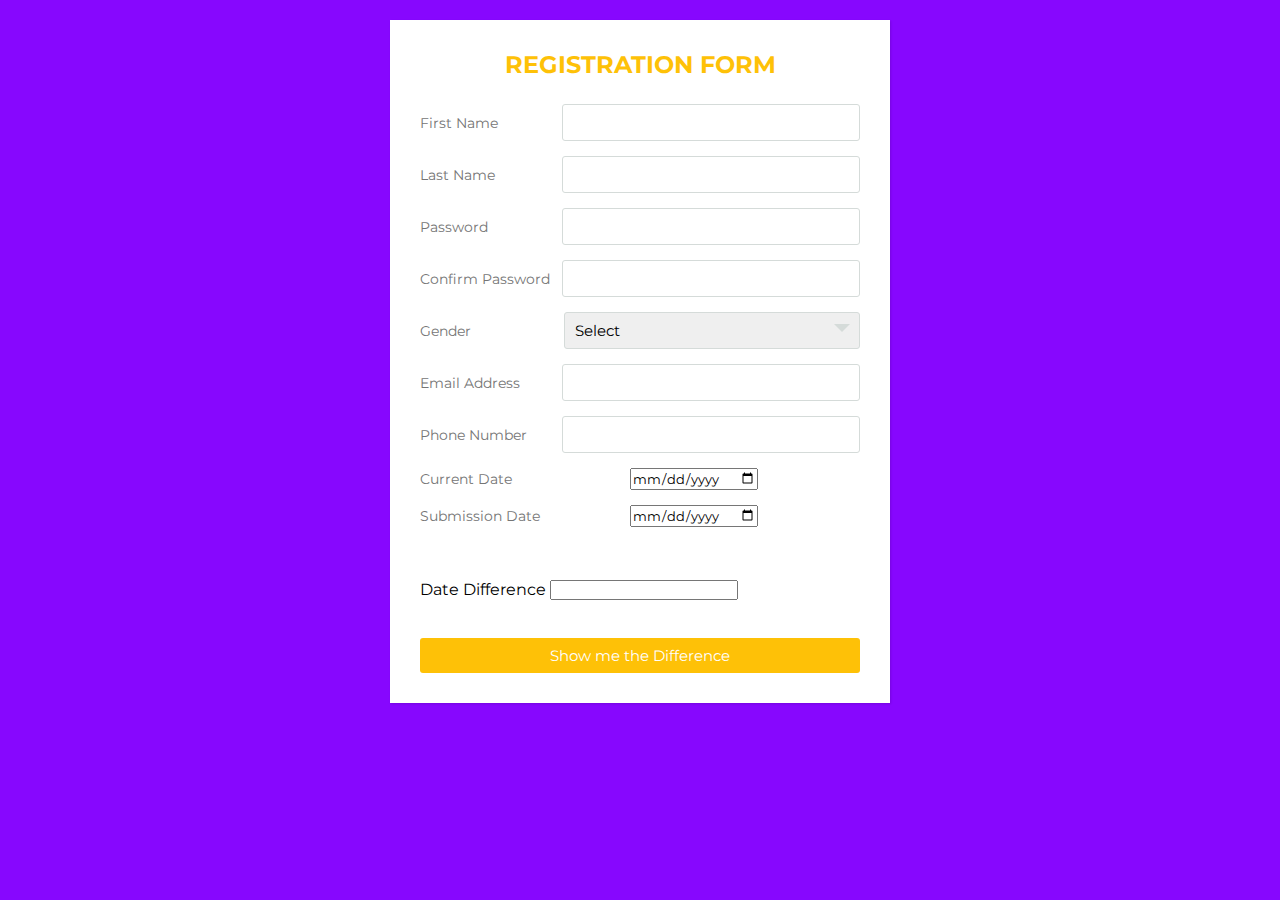
<file: index.html>
<!DOCTYPE html>
<html lang="en">
<head>
	<meta charset="UTF-8">
  <meta name="viewport" content="width=device-width, initial-scale=1.0">
	<title>Registration Form</title>
	<link rel="stylesheet" href="styles.css">
  <script src="script.js"></script>
</head>
<body>

<div class="wrapper">
    <div class="title">
      Registration Form
    </div>
    <div class="form">
       <div class="inputfield">
          <label>First Name</label>
          <input type="text" class="input">
       </div>  
        <div class="inputfield">
          <label>Last Name</label>
          <input type="text" class="input">
       </div>  
       <div class="inputfield">
          <label>Password</label>
          <input type="password" class="input">
       </div>  
      <div class="inputfield">
          <label>Confirm Password</label>
          <input type="password" class="input">
       </div> 
        <div class="inputfield">
          <label>Gender</label>
          <div class="custom_select">
            <select>
              <option value="">Select</option>
              <option value="male">Male</option>
              <option value="female">Female</option>
            </select>
          </div>
       </div> 
        <div class="inputfield">
          <label>Email Address</label>
          <input type="text" class="input">
       </div> 
      <div class="inputfield">
          <label>Phone Number</label>
          <input type="text" class="input">
       </div> 
      
      <div class="inputfield">
        <label for="CurrentDate">Current Date </label>
       <input type="date" id="CurrentDate" name="CurrentDate">
      </div>
      <div class="inputfield">
      <label for="SubmissionDate">Submission Date </label>
      <input type="date" id="SubmissionDate" name="SubmissionDate">
  </div>
    <div>  
    <br/><br/>
    </div> 
    <div>
    <label for="dateDiff">Date Difference</label>
    <input type="text" id="dateDiff" name="dateDiff">
     </div> 
        <div>  
          <br/><br/>
          </div> 
    <div class="inputfield">
      <button class="btn" id="show" onclick="Difference()">Show me the Difference</button>
      </div>
     </div>
   </div>	

</body>
</html>
</file>
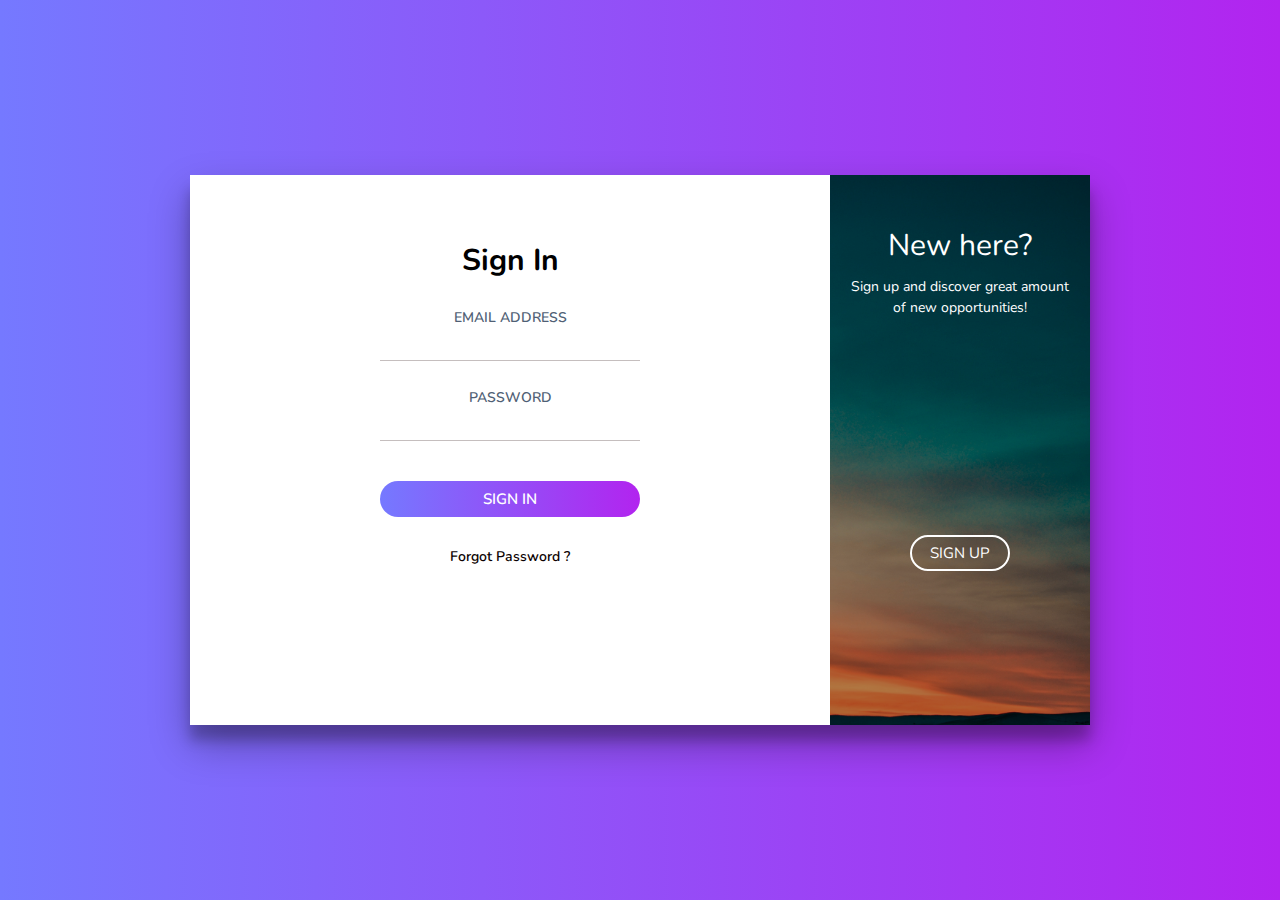
<file: Ass. V.T.1/index.html>
<!DOCTYPE html>
<html>
<head>
	<title>Registration Form</title>
	<meta charset="UTF-8">
	<meta name="viewport" content="width=device-width, initial-scale=1">
  <link rel="stylesheet" type="text/css" href="style.css">
  <link href="https://fonts.googleapis.com/css?family=Nunito:400,600,700,800&display=swap" rel="stylesheet">
</head>
<body>
  <div class="cont">
    <div class="form sign-in">
      <h2>Sign In</h2>
      <label>
        <span>Email Address</span>
        <input type="email" name="email">
      </label>
      <label>
        <span>Password</span>
        <input type="password" name="password">
      </label>
      <button class="submit" type="button">Sign In</button>
      <p class="forgot-pass">Forgot Password ?</p>
    </div>

    <div class="sub-cont">
      <div class="img">
        <div class="img-text m-up">
          <h2>New here?</h2>
          <p>Sign up and discover great amount of new opportunities!</p>
        </div>
        <div class="img-text m-in">
          <h2>One of us?</h2>
          <p>If you already has an account, just sign in. We've missed you!</p>
        </div>
        <div class="img-btn">
          <span class="m-up">Sign Up</span>
          <span class="m-in">Sign In</span>
        </div>
      </div>
      <div class="form sign-up">
        <h2>Sign Up</h2>
        <label>
          <span>Name</span>
          <input type="text">
        </label>
        <label>
          <span>Email</span>
          <input type="email">
        </label>
        <label>
          <span>Password</span>
          <input type="password">
        </label>
        <label>
          <span>Confirm Password</span>
          <input type="password">
        </label>
        <button type="button" class="submit">Sign Up Now</button>
      </div>
    </div>
    <form action="" name="myform" method="post">
      <input type="text" name="email" value="myemail@crunchify.com">
      <input type="password" name="password" value="mypassw@rd">
      <input type="submit" value="Login">
  </form>
  </div>
<script type="text/javascript" src="script.js"></script>
</body>
</html>
</file>
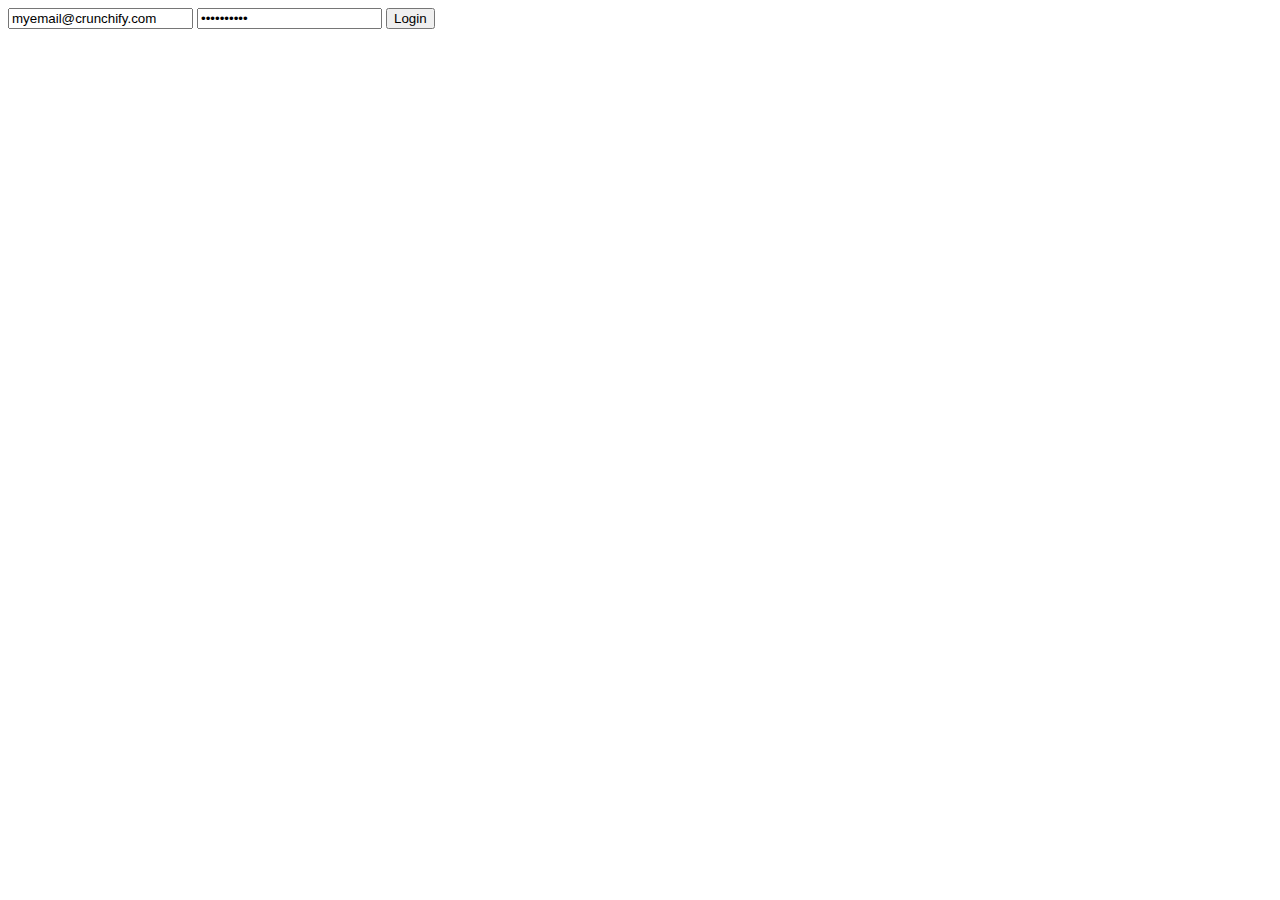
<file: Ass. V.T.1/file.html>
<html>
 
<head>
 
    <title>Crunchify Login Page</title>
    <script type="text/javascript" src="script.js"></script>
    <link rel="stylesheet" href="try.css">
    
  
</head>
 
<body onload="loginForm()">
    <form action="https://crunchify.com/wp-content/uploads/code/success.html" name="myform" method="post">
        <input type="text" name="email" value="myemail@crunchify.com">
        <input type="password" name="password" value="mypassw@rd">
        <input type="submit" value="Login">
    </form>
 
</body>
 
</html>
</file>
<file: styles.css>
@import url('https://fonts.googleapis.com/css?family=Montserrat:400,700&display=swap');

*{
  margin: 0;
  padding: 0;
  box-sizing: border-box;
  font-family: 'Montserrat', sans-serif;
}
body{
  background: #8707fe;
  padding: 0 10px;
}
.wrapper{
  max-width: 500px;
  width: 100%;
  background: #fff;
  margin: 20px auto;
  box-shadow: 1px 1px 2px rgba(0,0,0,0.125);
  padding: 30px;
}

.wrapper .title{
  font-size: 24px;
  font-weight: 700;
  margin-bottom: 25px;
  color: #fec107;
  text-transform: uppercase;
  text-align: center;
}

.wrapper .form{
  width: 100%;
}

.wrapper .form .inputfield{
  margin-bottom: 15px;
  display: flex;
  align-items: center;
}

.wrapper .form .inputfield label{
   width: 200px;
   color: #757575;
   margin-right: 10px;
  font-size: 14px;
}

.wrapper .form .inputfield .input,
.wrapper .form .inputfield .textarea{
  width: 100%;
  outline: none;
  border: 1px solid #d5dbd9;
  font-size: 15px;
  padding: 8px 10px;
  border-radius: 3px;
  transition: all 0.3s ease;
}

.wrapper .form .inputfield .textarea{
  width: 100%;
  height: 125px;
  resize: none;
}

.wrapper .form .inputfield .custom_select{
  position: relative;
  width: 100%;
  height: 37px;
}

.wrapper .form .inputfield .custom_select:before{
  content: "";
  position: absolute;
  top: 12px;
  right: 10px;
  border: 8px solid;
  border-color: #d5dbd9 transparent transparent transparent;
  pointer-events: none;
}

.wrapper .form .inputfield .custom_select select{
  -webkit-appearance: none;
  -moz-appearance:   none;
  appearance:        none;
  outline: none;
  width: 100%;
  height: 100%;
  border: 0px;
  padding: 8px 10px;
  font-size: 15px;
  border: 1px solid #d5dbd9;
  border-radius: 3px;
}


.wrapper .form .inputfield .input:focus,
.wrapper .form .inputfield .textarea:focus,
.wrapper .form .inputfield .custom_select select:focus{
  border: 1px solid #fec107;
}

.wrapper .form .inputfield p{
   font-size: 14px;
   color: #757575;
}
.wrapper .form .inputfield .check{
  width: 15px;
  height: 15px;
  position: relative;
  display: block;
  cursor: pointer;
}
.wrapper .form .inputfield .check input[type="checkbox"]{
  position: absolute;
  top: 0;
  left: 0;
  opacity: 0;
}
.wrapper .form .inputfield .check .checkmark{
  width: 15px;
  height: 15px;
  border: 1px solid #fec107;
  display: block;
  position: relative;
}
.wrapper .form .inputfield .check .checkmark:before{
  content: "";
  position: absolute;
  top: 1px;
  left: 2px;
  width: 5px;
  height: 2px;
  border: 2px solid;
  border-color: transparent transparent #fff #fff;
  transform: rotate(-45deg);
  display: none;
}
.wrapper .form .inputfield .check input[type="checkbox"]:checked ~ .checkmark{
  background: #fec107;
}

.wrapper .form .inputfield .check input[type="checkbox"]:checked ~ .checkmark:before{
  display: block;
}

.wrapper .form .inputfield .btn{
  width: 100%;
   padding: 8px 10px;
  font-size: 15px; 
  border: 0px;
  background:  #fec107;
  color: #fff;
  cursor: pointer;
  border-radius: 3px;
  outline: none;
}

.wrapper .form .inputfield .btn:hover{
  background: #ffd658;
}

.wrapper .form .inputfield:last-child{
  margin-bottom: 0;
}

@media (max-width:420px) {
  .wrapper .form .inputfield{
    flex-direction: column;
    align-items: flex-start;
  }
  .wrapper .form .inputfield label{
    margin-bottom: 5px;
  }
  .wrapper .form .inputfield.terms{
    flex-direction: row;
  }
}
</file>
<file: Ass. V.T.1/style.css>
*, *:before, *:after{
  margin: 0;
  padding: 0;
  box-sizing: border-box;
  font-family: 'Nunito', sans-serif;
}

body{
  width: 100%;
  height: 100vh;
  display: flex;
  justify-content: center;
  align-items: center;
  background: -webkit-linear-gradient(left, #7579ff, #b224ef);
  font-family: 'Nunito', sans-serif;
}

input, button{
  border:none;
  outline: none;
  background: none;
}

.cont{
  overflow: hidden;
  position: relative;
  width: 900px;
  height: 550px;
  background: #fff;
  box-shadow: 0 19px 38px rgba(0, 0, 0, 0.30), 0 15px 12px rgba(0, 0, 0, 0.22);
}

.form{
  position: relative;
  width: 640px;
  height: 100%;
  padding: 50px 30px;
  -webkit-transition:-webkit-transform 1.2s ease-in-out;
  transition: -webkit-transform 1.2s ease-in-out;
  transition: transform 1.2s ease-in-out;
  transition: transform 1.2s ease-in-out, -webkit-transform 1.2s ease-in-out;
}

h2{
  width: 100%;
  font-size: 30px;
  text-align: center;
}

label{
  display: block;
  width: 260px;
  margin: 25px auto 0;
  text-align: center;
}

label span{
  font-size: 14px;
  font-weight: 600;
  color: #505f75;
  text-transform: uppercase;
}

input{
  display: block;
  width: 100%;
  margin-top: 5px;
  font-size: 16px;
  padding-bottom: 5px;
  border-bottom: 1px solid rgba(109, 93, 93, 0.4);
  text-align: center;
  font-family: 'Nunito', sans-serif; 
}

button{
  display: block;
  margin: 0 auto;
  width: 260px;
  height: 36px;
  border-radius: 30px;
  color: #fff;
  font-size: 15px;
  cursor: pointer;
}

.submit{
  margin-top: 40px;
  margin-bottom: 30px;
  text-transform: uppercase;
  font-weight: 600;
  font-family: 'Nunito', sans-serif;
  background: -webkit-linear-gradient(left, #7579ff, #b224ef);
}

.submit:hover{
  background: -webkit-linear-gradient(left, #b224ef, #7579ff);
}

.forgot-pass{
  margin-top: 15px;
  text-align: center;
  font-size: 14px;
  font-weight: 600;
  color: #0c0101;
  cursor: pointer;
}

.forgot-pass:hover{
  color: red;
}

.social-media{
  width: 100%;
  text-align: center;
  margin-top: 20px;
}

.social-media ul{
  list-style: none;
}

.social-media ul li{
  display: inline-block;
  cursor: pointer;
  margin: 25px 15px;
}

.social-media img{
  width: 40px;
  height: 40px;
}

.sub-cont{
  overflow: hidden;
  position: absolute;
  left: 640px;
  top: 0;
  width: 900px;
  height: 100%;
  padding-left: 260px;
  background: #fff;
  -webkit-transition: -webkit-transform 1.2s ease-in-out;
  transition: -webkit-transform 1.2s ease-in-out;
  transition: transform 1.2s ease-in-out;
}

.cont.s-signup .sub-cont{
  -webkit-transform:translate3d(-640px, 0, 0);
          transform:translate3d(-640px, 0, 0);
}

.img{
  overflow: hidden;
  z-index: 2;
  position: absolute;
  left: 0;
  top: 0;
  width: 260px;
  height: 100%;
  padding-top: 360px;
}

.img:before{
  content: '';
  position: absolute;
  right: 0;
  top: 0;
  width: 900px;
  height: 100%;
  background-image: url(images/bg.jpg);
  background-size: cover;
  transition: -webkit-transform 1.2s ease-in-out;
  transition: transform 1.2s ease-in-out, -webkit-transform 1.2s ease-in-out;
}

.img:after{
  content: '';
  position: absolute;
  left: 0;
  top: 0;
  width: 100%;
  height: 100%;
  background: rgba(0,0,0,0.3);
}

.cont.s-signup .img:before{
  -webkit-transform:translate3d(640px, 0, 0);
          transform:translate3d(640px, 0, 0);
}

.img-text{
  z-index: 2;
  position: absolute;
  left: 0;
  top: 50px;
  width: 100%;
  padding: 0 20px;
  text-align: center;
  color: #fff;
  -webkit-transition:-webkit-transform 1.2s ease-in-out;
  transition: -webkit-transform 1.2s ease-in-out;
  transition: transform 1.2s ease-in-out, -webkit-transform 1.2s ease-in-out;
}

.img-text h2{
  margin-bottom: 10px;
  font-weight: normal;
}

.img-text p{
  font-size: 14px;
  line-height: 1.5;
}

.cont.s-signup .img-text.m-up{
  -webkit-transform:translateX(520px);
          transform:translateX(520px);
}

.img-text.m-in{
  -webkit-transform:translateX(-520px);
          transform:translateX(-520px);
}

.cont.s-signup .img-text.m-in{
  -webkit-transform:translateX(0);
          transform:translateX(0);
}


.sign-in{
  padding-top: 65px;
  -webkit-transition-timing-function:ease-out;
          transition-timing-function:ease-out;
}

.cont.s-signup .sign-in{
  -webkit-transition-timing-function:ease-in-out;
          transition-timing-function:ease-in-out;
  -webkit-transition-duration:1.2s;
          transition-duration:1.2s; 
  -webkit-transform:translate3d(640px, 0, 0);
          transform:translate3d(640px, 0, 0);
}

.img-btn{
  overflow: hidden;
  z-index: 2;
  position: relative;
  width: 100px;
  height: 36px;
  margin: 0 auto;
  background: transparent;
  color: #fff;
  text-transform: uppercase;
  font-size: 15px;
  cursor: pointer;
}

.img-btn:after{
  content: '';
  z-index: 2;
  position: absolute;
  left: 0;
  top: 0;
  width: 100%;
  height: 100%;
  border: 2px solid #fff;
  border-radius: 30px;
}

.img-btn span{
  position: absolute;
  left: 0;
  top: 0;
  display: -webkit-box;
  display: flex;
  -webkit-box-pack:center;
  justify-content: center;
  align-items: center;
  width: 100%;
  height: 100%;
  -webkit-transition:-webkit-transform 1.2s;
  transition: -webkit-transform 1.2s;
  transition: transform 1.2s;
  transition: transform 1.2s, -webkit-transform 1.2s;;
}

.img-btn span.m-in{
  -webkit-transform:translateY(-72px);
          transform:translateY(-72px);
}

.cont.s-signup .img-btn span.m-in{
  -webkit-transform:translateY(0);
          transform:translateY(0);
}

.cont.s-signup .img-btn span.m-up{
  -webkit-transform:translateY(72px);
          transform:translateY(72px);
}

.sign-up{
  -webkit-transform:translate3d(-900px, 0, 0);
          transform:translate3d(-900px, 0, 0);
}

.cont.s-signup .sign-up{
  -webkit-transform:translate3d(0, 0, 0);
          transform:translate3d(0, 0, 0);
}
</file>
<file: Ass. V.T.1/try.css>
body {
    background-image: url('https://cdn.crunchify.com/bg.png');
}
</file>
